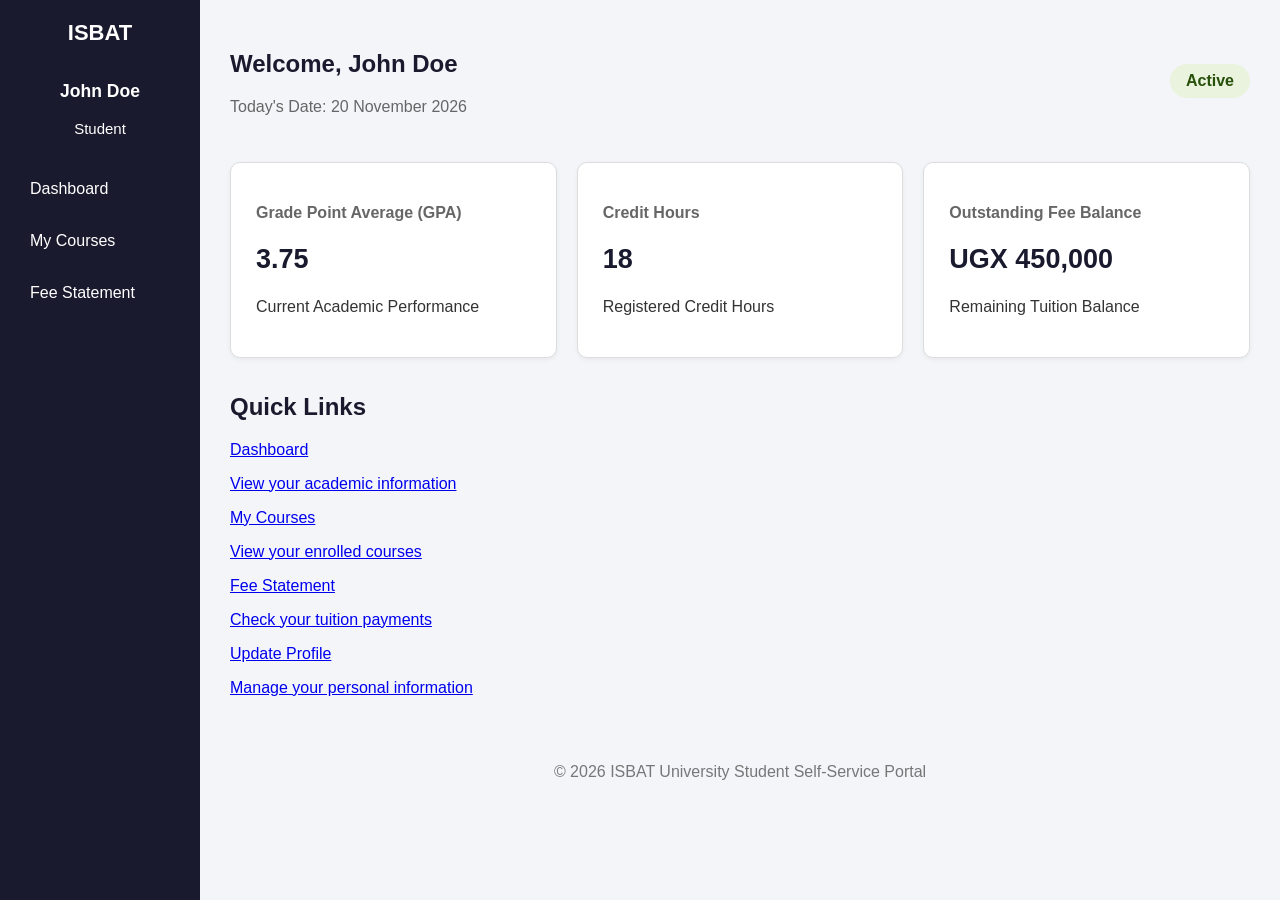
<file: index.html>
<!DOCTYPE html>
<html lang="en">

<head>
    <meta charset="UTF-8">
    <meta name="viewport" content="width=device-width, initial-scale=1.0">
    <title>ISBAT Student Dashboard</title>

    <link rel="stylesheet" href="portal.css">
</head>

<body>
    <aside class="sidebar">
        <div class="logo"> ISBAT</div>

        <div class="student-name">
            <h3>John Doe</h3>
            <p>Student</p>
        </div>
        <nav>
            <a href="dashboard.html">Dashboard</a>
            <a href="courses.html">My Courses</a>
            <a href="fee-statement.html">Fee Statement</a>
        </nav>
    </aside>

    <main class="main-content">
        <section class="welcome-section">
            <div>
                <h1>Welcome, John Doe</h1>
                <p class="date">
                    Today's Date: 20 November 2026
                </p>
            </div>

            <span class="status-badge"
                  style="background-color: #EAF3DE; color: #27500A;">
                Active
            </span>
        </section>

        <section class="metrics">
            <div class="metric-card">
                <h3>Grade Point Average (GPA)</h3>
                <h2>3.75</h2>
                <p>Current Academic Performance</p>
            </div>

            <div class="metric-card">
                <h3>Credit Hours</h3>
                <h2>18</h2>
                <p>Registered Credit Hours</p>
            </div>

            <div class="metric-card">
                <h3>Outstanding Fee Balance</h3>
                <h2>UGX 450,000</h2>
                <p>Remaining Tuition Balance</p>
            </div>
        </section>

        <section>
            <h2 class="section-heading">Quick Links</h2>

            <div class="quick-links">
                <a href="dashboard.html" class="quick-card">
                    Dashboard
                    <p>View your academic information</p>
                </a>

                <a href="courses.html" class="quick-card">
                    My Courses
                    <p>View your enrolled courses</p>
                </a>

                <a href="fee-statement.html" class="quick-card">
                    Fee Statement
                    <p>Check your tuition payments</p>
                </a>

                <a href="#" class="quick-card">
                    Update Profile
                <p>Manage your personal information</p>
                </a>
            </div>
        </section>

        <footer>
            <p>
                &copy; 2026 ISBAT University Student Self-Service Portal
            </p>
        </footer>
    </main>
</body>
</html>
</file>
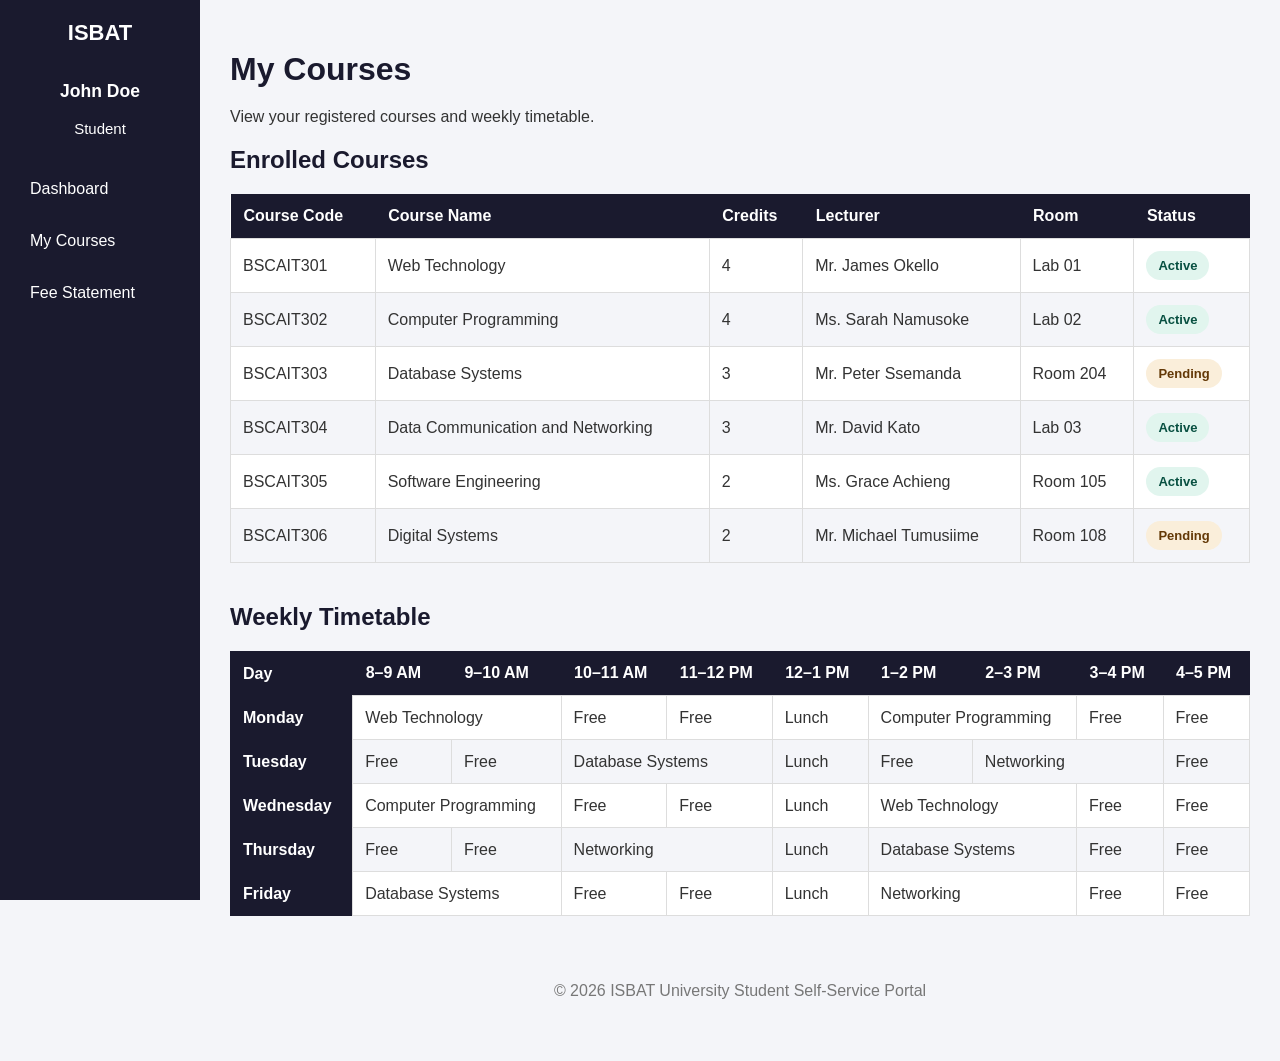
<file: courses.html>
<!DOCTYPE html>
<html lang="en">

<head>
    <meta charset="UTF-8">
    <meta name="viewport" content="width=device-width, initial-scale=1.0">
    <title>ISBAT My Courses</title>

    <link rel="stylesheet" href="portal.css">
</head>
<body>
    <aside class="sidebar">
        <div class="logo">ISBAT </div>
        <div class="student-name">
            <h3>John Doe</h3>
            <p>Student</p>
        </div>
        <nav>
            <a href="dashboard.html">Dashboard</a>
            <a href="courses.html">My Courses</a>
            <a href="fee-statement.html">Fee Statement</a>
        </nav>
    </aside>

    <main class="main-content">
        <h1 class="section-heading">My Courses</h1>
        <p>View your registered courses and weekly timetable.</p>

        <section>
            <h2 class="section-heading">Enrolled Courses</h2>
            <table>
                <thead>
                    <tr>
                        <th>Course Code</th>
                        <th>Course Name</th>
                        <th>Credits</th>
                        <th>Lecturer</th>
                        <th>Room</th>
                        <th>Status</th>
                    </tr>
                </thead>

                <tbody>
                    <tr>
                        <td>BSCAIT301</td>
                        <td>Web Technology</td>
                        <td>4</td>
                        <td>Mr. James Okello</td>
                        <td>Lab 01</td>
                        <td>
                            <span class="course-status" style="background-color: #E1F5EE; color: #085041;">
                                Active
                            </span>
                        </td>
                    </tr>

                    <tr>
                        <td>BSCAIT302</td>
                        <td>Computer Programming</td>
                        <td>4</td>
                        <td>Ms. Sarah Namusoke</td>
                        <td>Lab 02</td>
                        <td>
                            <span class="course-status" style="background-color: #E1F5EE; color: #085041;">
                                Active
                            </span>
                        </td>
                    </tr>

                    <tr>
                        <td>BSCAIT303</td>
                        <td>Database Systems</td>
                        <td>3</td>
                        <td>Mr. Peter Ssemanda</td>
                        <td>Room 204</td>
                        <td>
                            <span class="course-status" style="background-color: #FAEEDA; color: #633806;">
                                Pending
                            </span>
                        </td>
                    </tr>

                    <tr>
                        <td>BSCAIT304</td>
                        <td>Data Communication and Networking</td>
                        <td>3</td>
                        <td>Mr. David Kato</td>
                        <td>Lab 03</td>
                        <td>
                            <span class="course-status" style="background-color: #E1F5EE; color: #085041;">
                                Active
                            </span>
                        </td>
                    </tr>

                    <tr>
                        <td>BSCAIT305</td>
                        <td>Software Engineering</td>
                        <td>2</td>
                        <td>Ms. Grace Achieng</td>
                        <td>Room 105</td>
                        <td>
                            <span class="course-status" style="background-color: #E1F5EE; color: #085041;">
                                Active
                            </span>
                        </td>
                    </tr>

                    <tr>
                        <td>BSCAIT306</td>
                        <td>Digital Systems</td>
                        <td>2</td>
                        <td>Mr. Michael Tumusiime</td>
                        <td>Room 108</td>
                        <td>
                            <span class="course-status" style="background-color: #FAEEDA; color: #633806;">
                                Pending
                            </span>
                        </td>
                    </tr>
                </tbody>
            </table>
        </section>

        <section style="margin-top: 40px;">
            <h2 class="section-heading">Weekly Timetable</h2>
            <table class="timetable">
                <thead>
                    <tr>
                        <th>Day</th>
                        <th>8–9 AM</th>
                        <th>9–10 AM</th>
                        <th>10–11 AM</th>
                        <th>11–12 PM</th>
                        <th>12–1 PM</th>
                        <th>1–2 PM</th>
                        <th>2–3 PM</th>
                        <th>3–4 PM</th>
                        <th>4–5 PM</th>
                    </tr>
                </thead>
                <tbody>

                    <tr>
                        <th>Monday</th>
                        <td colspan="2" class="webtech"> Web Technology </td>
                        <td class="free">Free</td>
                        <td class="free">Free</td>
                        <td class="free">Lunch</td>
                        <td colspan="2" class="cprog">  Computer Programming </td>
                        <td class="free">Free</td>
                        <td class="free">Free</td>
                    </tr>

                    <tr>
                        <th>Tuesday</th>
                        <td class="free">Free</td>
                        <td class="free">Free</td>
                        <td colspan="2" class="database"> Database Systems </td>
                        <td class="free">Lunch</td>
                        <td class="free">Free</td>
                        <td colspan="2" class="networking"> Networking</td>
                        <td class="free">Free</td>
                    </tr>

                    <tr>
                        <th>Wednesday</th>
                        <td colspan="2" class="cprog"> Computer Programming</td>
                        <td class="free">Free</td>
                        <td class="free">Free</td>
                        <td class="free">Lunch</td>
                        <td colspan="2" class="webtech">  Web Technology</td>
                        <td class="free">Free</td>
                        <td class="free">Free</td>
                    </tr>

                    <tr>
                        <th>Thursday</th>
                        <td class="free">Free</td>
                        <td class="free">Free</td>
                        <td colspan="2" class="networking">Networking </td>
                        <td class="free">Lunch</td>
                        <td colspan="2" class="database">Database Systems</td>
                        <td class="free">Free</td>
                        <td class="free">Free</td>
                    </tr>

                    <tr>
                        <th>Friday</th>
                        <td colspan="2" class="database"> Database Systems </td>
                        <td class="free">Free</td>
                        <td class="free">Free</td>
                        <td class="free">Lunch</td>
                        <td colspan="2" class="networking"> Networking</td>
                        <td class="free">Free</td>
                        <td class="free">Free</td>
                    </tr>
                </tbody>
            </table>
        </section>

        <footer>
            <p>
                &copy; 2026 ISBAT University Student Self-Service Portal
            </p>
        </footer>
    </main>
</body>
</html>
</file>
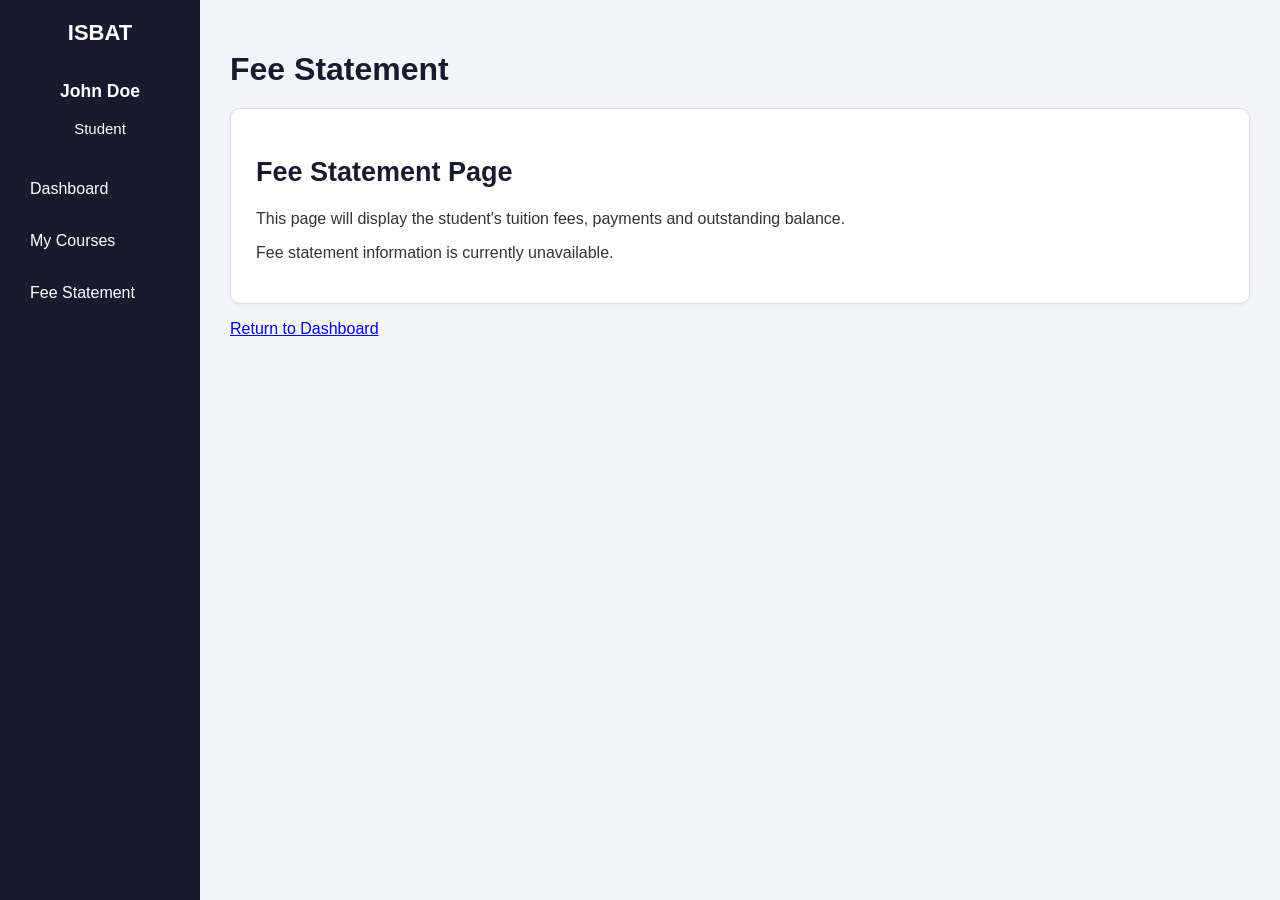
<file: fee-statement.html>
<!DOCTYPE html>
<html lang="en">

<head>
    <meta charset="UTF-8">
    <meta name="viewport" content="width=device-width, initial-scale=1.0">
    <title>Fee Statement</title>

    <link rel="stylesheet" href="portal.css">
</head>

<body>
    <aside class="sidebar">
        <div class="logo">ISBAT</div>

        <div class="student-name">
            <h3>John Doe</h3>
            <p>Student</p>
        </div>
        <nav>
            <a href="dashboard.html">Dashboard</a>
            <a href="courses.html">My Courses</a>
            <a href="fee-statement.html">Fee Statement</a>
        </nav>
    </aside>

    <main class="main-content">
        <h1 class="section-heading">Fee Statement</h1>
        <div class="metric-card">
            <h2>Fee Statement Page</h2>
            <p>
                This page will display the student's tuition fees,
                payments and outstanding balance.
            </p>
            <p>
                Fee statement information is currently unavailable.
            </p>
        </div>
        <p>
            <a href="dashboard.html">Return to Dashboard</a>
        </p>
    </main>

</body>
</html>
</file>
<file: portal.css>
* {
    box-sizing: border-box;
}
body {
    margin: 0;
    font-family: Arial, sans-serif;
    background-color: #F4F5F9;
    color: #333333;
}
.sidebar {
    position: fixed;
    top: 0;
    left: 0;
    width: 200px;
    height: 100%;
    background-color: #1A1A2E;
    color: white;
    padding: 20px;
}
.logo {
    text-align: center;
    font-size: 22px;
    font-weight: bold;
    margin-bottom: 35px;
}
.student-name {
    text-align: center;
    font-size: 15px;
    margin-bottom: 30px;
}
.sidebar nav a {
    display: block;
    color: white;
    text-decoration: none;
    padding: 13px 10px;
    margin-bottom: 8px;
    border-radius: 5px;
}
.sidebar nav a:hover {
    background-color: #34345A;
}
.main-content {
    margin-left: 200px;
    padding: 30px;
}
.welcome-section {
    display: flex;
    justify-content: space-between;
    align-items: center;
    margin-bottom: 30px;
}
.welcome-section h1 {
    color: #1A1A2E;
}
.date {
    color: #666666;
    margin-top: 5px;
}
.status-badge {
    display: inline-block;
    padding: 8px 16px;
    border-radius: 20px;
    font-weight: bold;
}
.metrics {
    display: flex;
    gap: 20px;
    margin-bottom: 35px;
}
.metric-card {
    flex: 1;
    background-color: white;
    border: 1px solid #DDDDDD;
    border-radius: 10px;
    padding: 25px;
    box-shadow: 0 2px 5px rgba(0, 0, 0, 0.05);
}
.metric-card h3 {
    color: #666666;
    font-size: 16px;
}
.metric-card h2 {
    color: #1A1A2E;
    font-size: 27px;
}
.section-heading {
    color: #1A1A2E;
    margin-bottom: 20px;
}
table {
    width: 100%;
    border-collapse: collapse;
    background-color: white;
    margin-top: 15px;
}
th {
    background-color: #1A1A2E;
    color: white;
    padding: 13px;
    text-align: left;
}
td {
    padding: 12px;
    border: 1px solid #DDDDDD;
}
tr:nth-child(even) {
    background-color: #F4F5F9;
}
.course-status {
    display: inline-block;
    padding: 7px 12px;
    border-radius: 15px;
    font-size: 13px;
    font-weight: bold;
}
footer {
    margin-top: 35px;
    text-align: center;
    color: #777777;
    padding: 15px;
}
</file>
